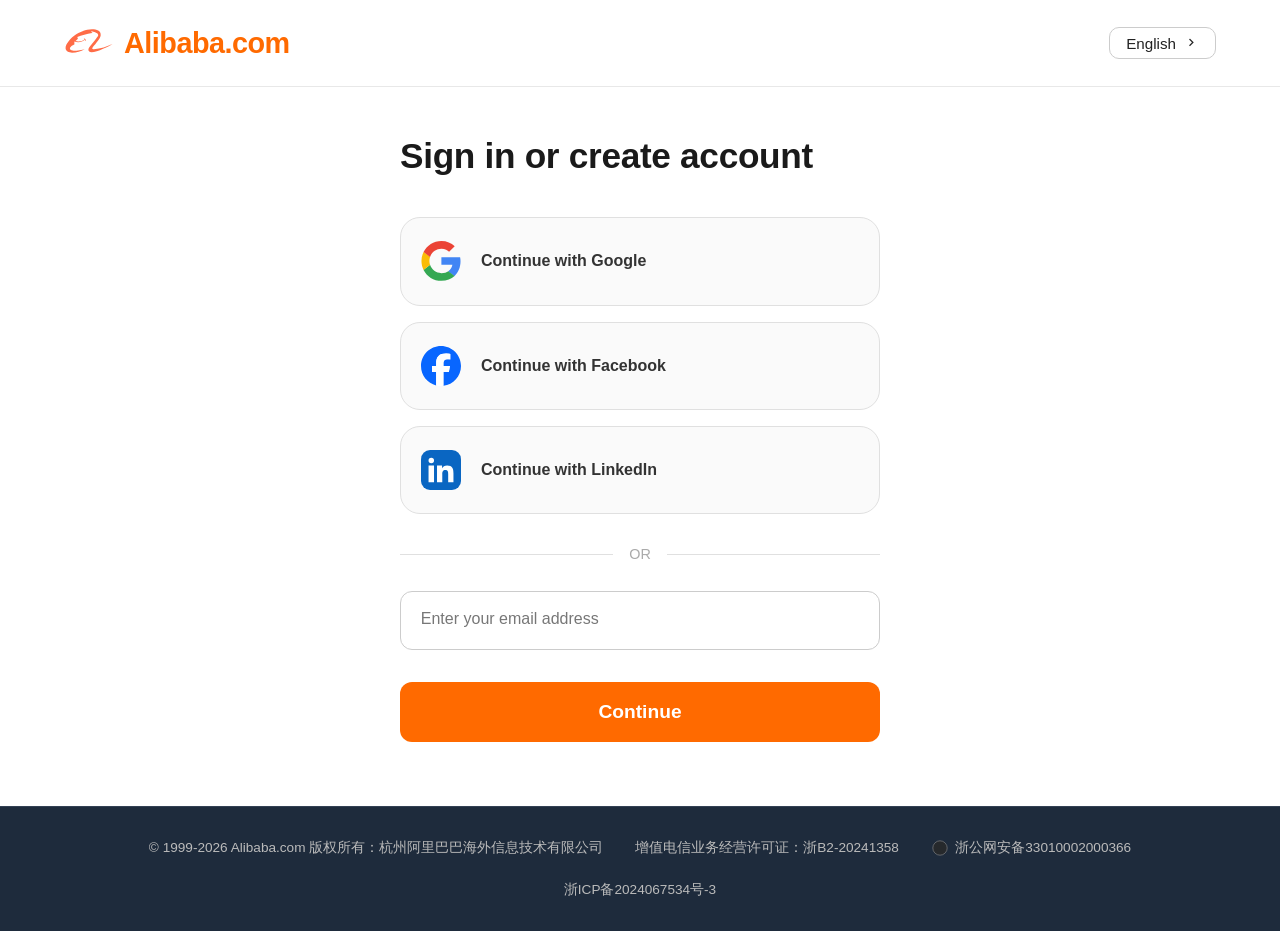
<file: html/sign in .html>
<!DOCTYPE html>
<html lang="en">

<head>
    <meta charset="UTF-8">
    <meta name="viewport" content="width=device-width, initial-scale=1.0">
    <title>Alibaba.com · Sign in or join</title>
    <link rel="stylesheet" href="https://fonts.googleapis.com/css2?family=Material+Symbols+Outlined" />
    <link rel="stylesheet" href="../CSS/sign in .css">
</head>

<body>
    <div class="app-wrapper">

        <header class="site-header" role="banner">
            <div class="logo">
                <div>
                    <svg xmlns="http://www.w3.org/2000/svg" fill="#ff6c47" width="50px" height="50px"
                        viewBox="0 0 32 32" version="1.1">
                        <title>alibaba</title>
                        <path
                            d="M18.988 21.273c-1.203 0.055-1.081-0.574-0.377-1.542 1.649-2.209 4.774-5.293 4.881-7.475 0.189-2.853-2.678-3.781-5.625-3.754-2.042 0.087-3.963 0.495-5.75 1.174l0.126-0.042c-4.242 1.38-7.731 4.094-10.058 7.639l-0.044 0.072c-2.096 3.097-1.406 6.057 3.015 6.153 2.92-0.122 5.625-0.942 7.983-2.297l-0.085 0.045c0.012 0-6.356 1.816-8.695 0.479l-0.010-0.003c-0.323-0.16-0.547-0.478-0.571-0.85l-0-0.003c-0.015-1.106 1.824-2.252 2.853-2.62v-1.916c0.724 0.289 1.563 0.457 2.442 0.457 1.657 0 3.175-0.598 4.35-1.589l-0.010 0.008c0.038 0.13 0.060 0.28 0.060 0.434 0 0.044-0.002 0.087-0.005 0.13l0-0.006h0.464c0.004-0.039 0.006-0.085 0.006-0.131 0-0.279-0.082-0.539-0.224-0.756l0.003 0.005c-0.247-0.381-0.664-0.633-1.141-0.65l-0.002-0c0.272 0.136 0.495 0.334 0.657 0.576l0.004 0.006c-1.068 0.901-2.459 1.448-3.978 1.448-0.661 0-1.298-0.104-1.895-0.295l0.044 0.012 1.512-1.5-0.42-1.092c2.766-1.061 6.047-1.965 9.434-2.558l0.328-0.047-0.932-0.78 0.486-0.3c2.512 0.71 4.155 1.231 4.065 2.563-0.059 0.289-0.146 0.544-0.261 0.784l0.009-0.020c-1.173 1.83-2.421 3.422-3.801 4.888l0.016-0.017c-0.537 0.586-1.048 1.223-1.516 1.892l-0.040 0.060c-0.376 0.492-0.625 1.099-0.687 1.761l-0.001 0.014c0.054 4.379 12.914-2.049 15.401-3.753-3.496 1.72-7.56 2.923-11.848 3.383l-0.16 0.014z" />
                    </svg>
                </div>
                <div>
                    <a href="../index.html">Alibaba.com</a>
                </div>
            </div>
            <div class="lang-selector" aria-label="Select language">
                <span>English</span>
                <span class="arrow"><span class="material-symbols-outlined">
                        keyboard_arrow_right
                    </span></span>
            </div>
        </header>


        <div class="responsive-row">
            <div class="form-side">
                <div class="signup-card">
                    <h1 class="main-title">Sign in or create account</h1>


                    <div class="third-row">

                        <div class="third-item">
                            <div class="border">
                                <div class="icon-circle icon-google">
                                    <svg xmlns="http://www.w3.org/2000/svg" width="40px" height="40px"
                                        viewBox="-3 0 262 262" preserveAspectRatio="xMidYMid">
                                        <path
                                            d="M255.878 133.451c0-10.734-.871-18.567-2.756-26.69H130.55v48.448h71.947c-1.45 12.04-9.283 30.172-26.69 42.356l-.244 1.622 38.755 30.023 2.685.268c24.659-22.774 38.875-56.282 38.875-96.027"
                                            fill="#4285F4" />
                                        <path
                                            d="M130.55 261.1c35.248 0 64.839-11.605 86.453-31.622l-41.196-31.913c-11.024 7.688-25.82 13.055-45.257 13.055-34.523 0-63.824-22.773-74.269-54.25l-1.531.13-40.298 31.187-.527 1.465C35.393 231.798 79.49 261.1 130.55 261.1"
                                            fill="#34A853" />
                                        <path
                                            d="M56.281 156.37c-2.756-8.123-4.351-16.827-4.351-25.82 0-8.994 1.595-17.697 4.206-25.82l-.073-1.73L15.26 71.312l-1.335.635C5.077 89.644 0 109.517 0 130.55s5.077 40.905 13.925 58.602l42.356-32.782"
                                            fill="#FBBC05" />
                                        <path
                                            d="M130.55 50.479c24.514 0 41.05 10.589 50.479 19.438l36.844-35.974C195.245 12.91 165.798 0 130.55 0 79.49 0 35.393 29.301 13.925 71.947l42.211 32.783c10.59-31.477 39.891-54.251 74.414-54.251"
                                            fill="#EB4335" />
                                    </svg>
                                </div>
                                <span>Continue with Google</span>
                            </div>
                        </div>


                        <div class="third-item">
                            <div class="border">
                                <div class="icon-circle icon-facebook">
                                    <svg xmlns="http://www.w3.org/2000/svg" shape-rendering="geometricPrecision"
                                        text-rendering="geometricPrecision" image-rendering="optimizeQuality"
                                        fill-rule="evenodd" clip-rule="evenodd" width="40px" height="40px"
                                        viewBox="0 0 509 509">
                                        <g fill-rule="nonzero">
                                            <path fill="#0866FF"
                                                d="M509 254.5C509 113.94 395.06 0 254.5 0S0 113.94 0 254.5C0 373.86 82.17 474 193.02 501.51V332.27h-52.48V254.5h52.48v-33.51c0-86.63 39.2-126.78 124.24-126.78 16.13 0 43.95 3.17 55.33 6.33v70.5c-6.01-.63-16.44-.95-29.4-.95-41.73 0-57.86 15.81-57.86 56.91v27.5h83.13l-14.28 77.77h-68.85v174.87C411.35 491.92 509 384.62 509 254.5z" />
                                            <path fill="#fff"
                                                d="M354.18 332.27l14.28-77.77h-83.13V227c0-41.1 16.13-56.91 57.86-56.91 12.96 0 23.39.32 29.4.95v-70.5c-11.38-3.16-39.2-6.33-55.33-6.33-85.04 0-124.24 40.16-124.24 126.78v33.51h-52.48v77.77h52.48v169.24c19.69 4.88 40.28 7.49 61.48 7.49 10.44 0 20.72-.64 30.83-1.86V332.27h68.85z" />
                                        </g>
                                    </svg>
                                </div>
                                <span>Continue with Facebook</span>
                            </div>
                        </div>


                        <div class="third-item">
                            <div class="border">
                                <div class="icon-circle icon-linkedin">
                                    <svg id="Layer_1" data-name="Layer 1" xmlns="http://www.w3.org/2000/svg"
                                        width="40px" height="40px" viewBox="0 0 122.88 122.31">
                                        <defs>
                                            <style>
                                                .cls-1 {
                                                    fill: #0a66c2;
                                                    fill-rule: evenodd;
                                                }

                                                .cls-2 {
                                                    fill: #fff;
                                                    fill-rule: evenodd;
                                                }
                                            </style>
                                        </defs>
                                        <title>linkedin-app</title>
                                        <path class="cls-1"
                                            d="M27.75,0H95.13a27.83,27.83,0,0,1,27.75,27.75V94.57a27.83,27.83,0,0,1-27.75,27.74H27.75A27.83,27.83,0,0,1,0,94.57V27.75A27.83,27.83,0,0,1,27.75,0Z" />
                                        <path class="cls-2"
                                            d="M49.19,47.41H64.72v8h.22c2.17-3.88,7.45-8,15.34-8,16.39,0,19.42,10.2,19.42,23.47V98.94H83.51V74c0-5.71-.12-13.06-8.42-13.06s-9.72,6.21-9.72,12.65v25.4H49.19V47.41ZM40,31.79a8.42,8.42,0,1,1-8.42-8.42A8.43,8.43,0,0,1,40,31.79ZM23.18,47.41H40V98.94H23.18V47.41Z" />
                                    </svg>
                                </div>
                                <span>Continue with LinkedIn</span>
                            </div>
                        </div>
                    </div>


                    <div class="divider"><span>OR</span></div>


                    <form id="signin-form" action="#" method="post">
                        <div class="input-field">
                            <input type="email" id="email" name="email" placeholder=" " required>
                            <label for="email">Enter your email address</label>
                        </div>

                        <button class="continue-btn" type="button" id="continueBtn">Continue</button>
                    </form>
                </div>
            </div>


            <div class="copyright">
                <span>© 1999-2026 Alibaba.com 版权所有：杭州阿里巴巴海外信息技术有限公司</span>
                <span>增值电信业务经营许可证：浙B2-20241358</span>
                <span class="icp">
                    <img src="data:image/svg+xml,%3Csvg xmlns='http://www.w3.org/2000/svg' viewBox='0 0 20 20' fill='%23aaa'%3E%3Ccircle cx='10' cy='10' r='8' stroke='%23999' stroke-width='1' fill='%23333' /%3E%3C/svg%3E"
                        alt="badge">
                    浙公网安备33010002000366
                </span>
                <span>浙ICP备2024067534号-3</span>
            </div>
        </div>
    </div>
</body>

</html>
</file>
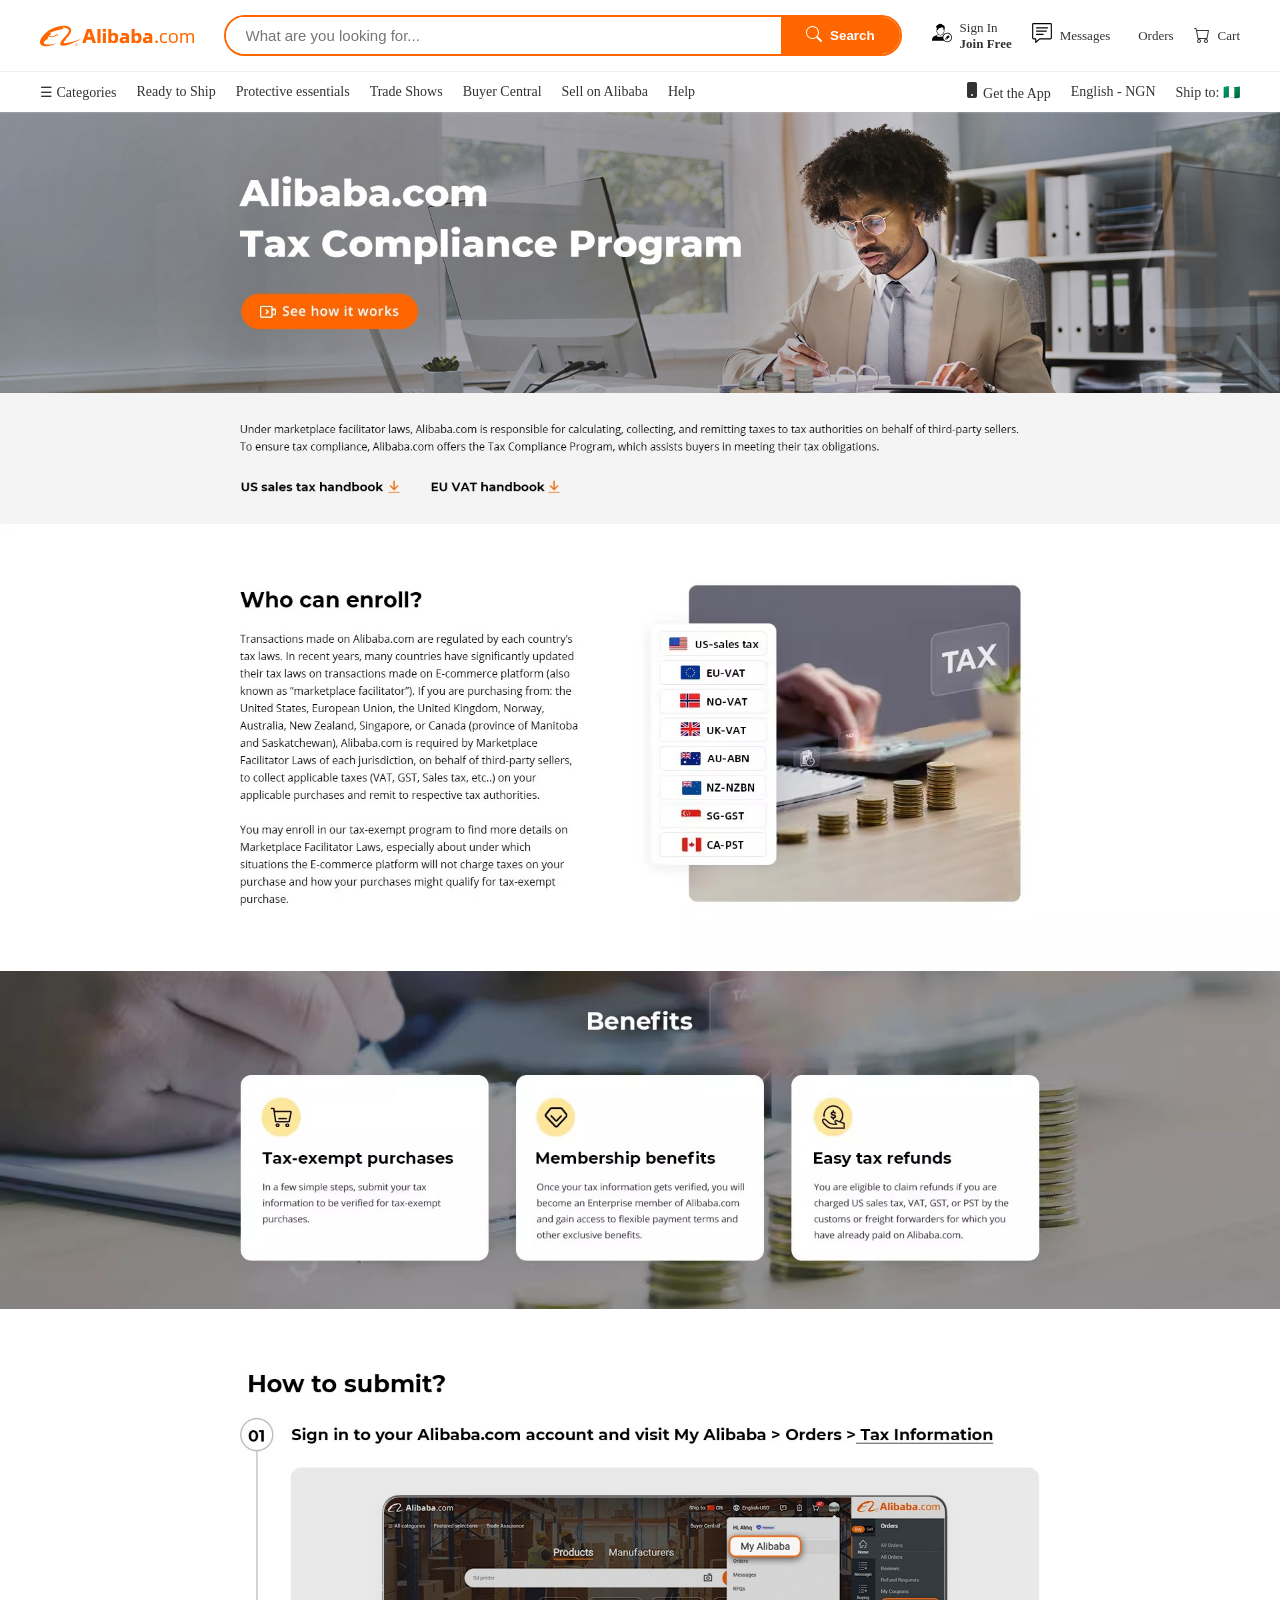
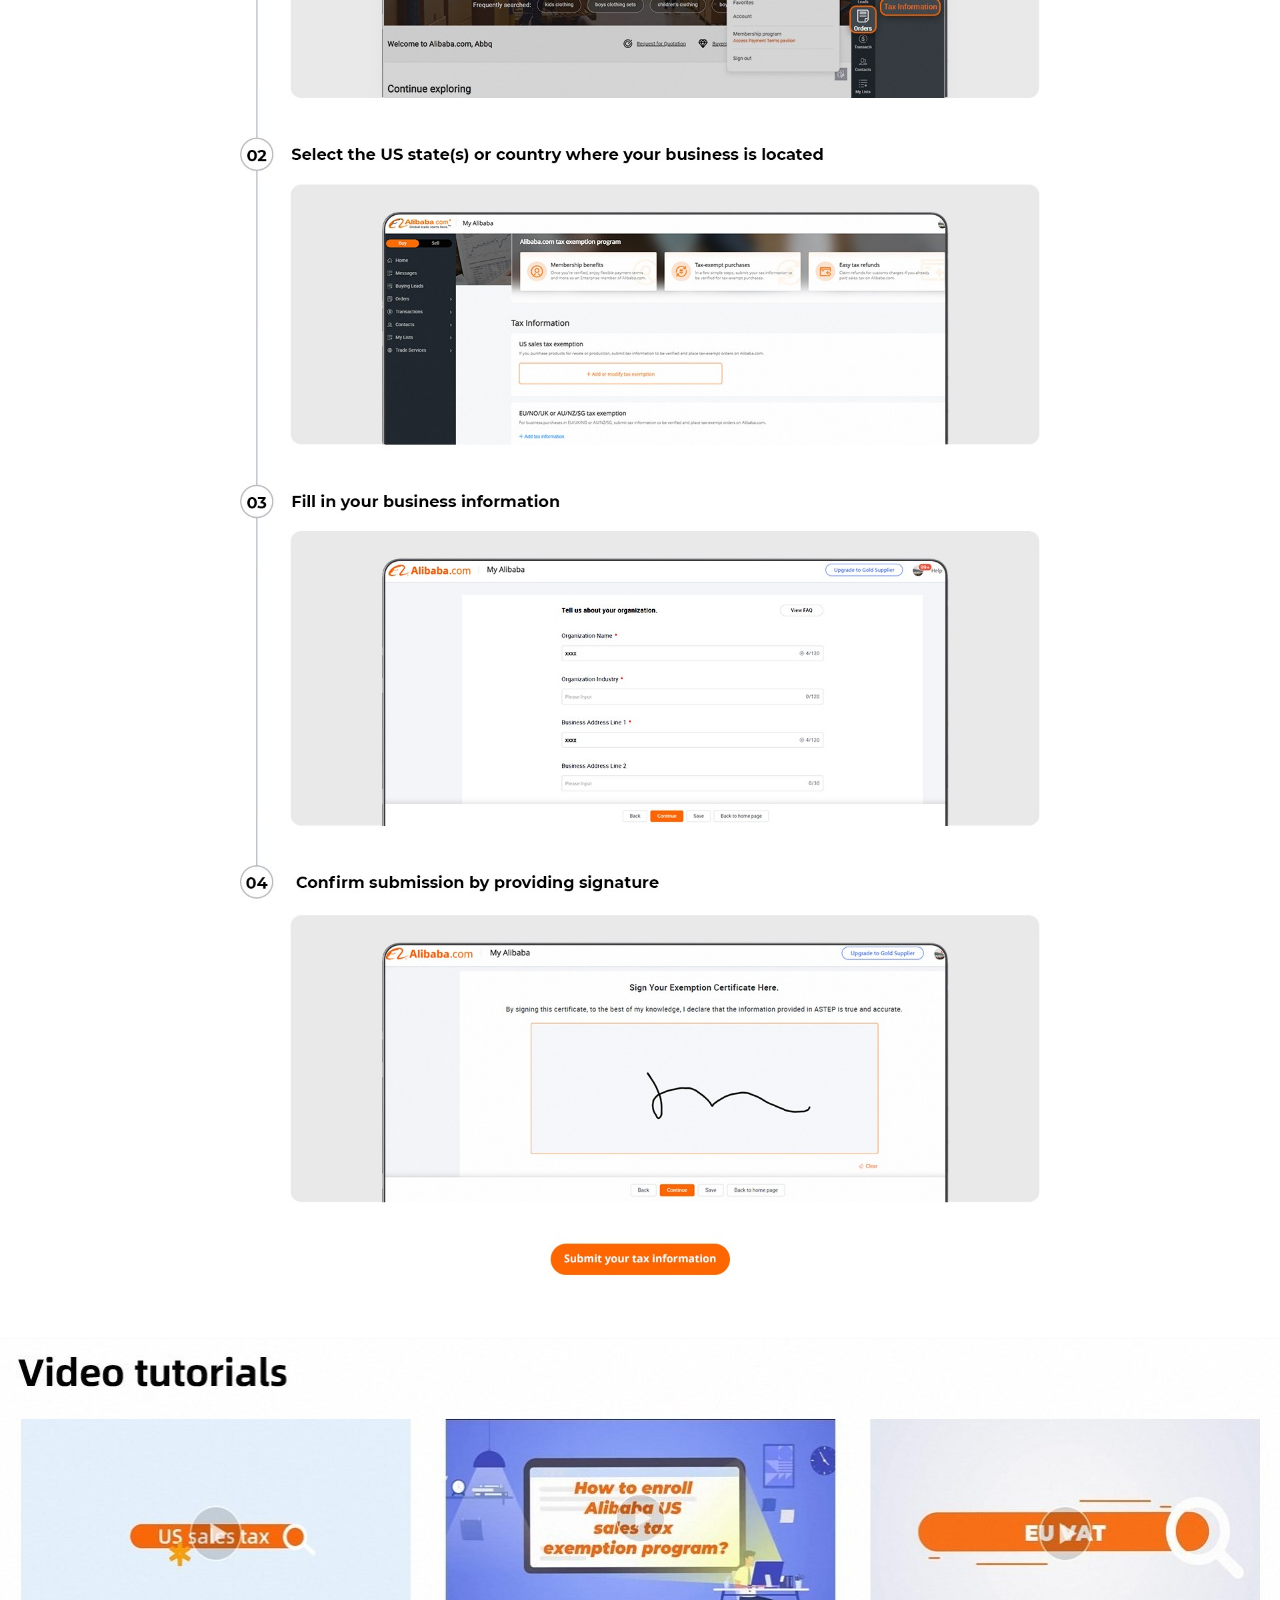
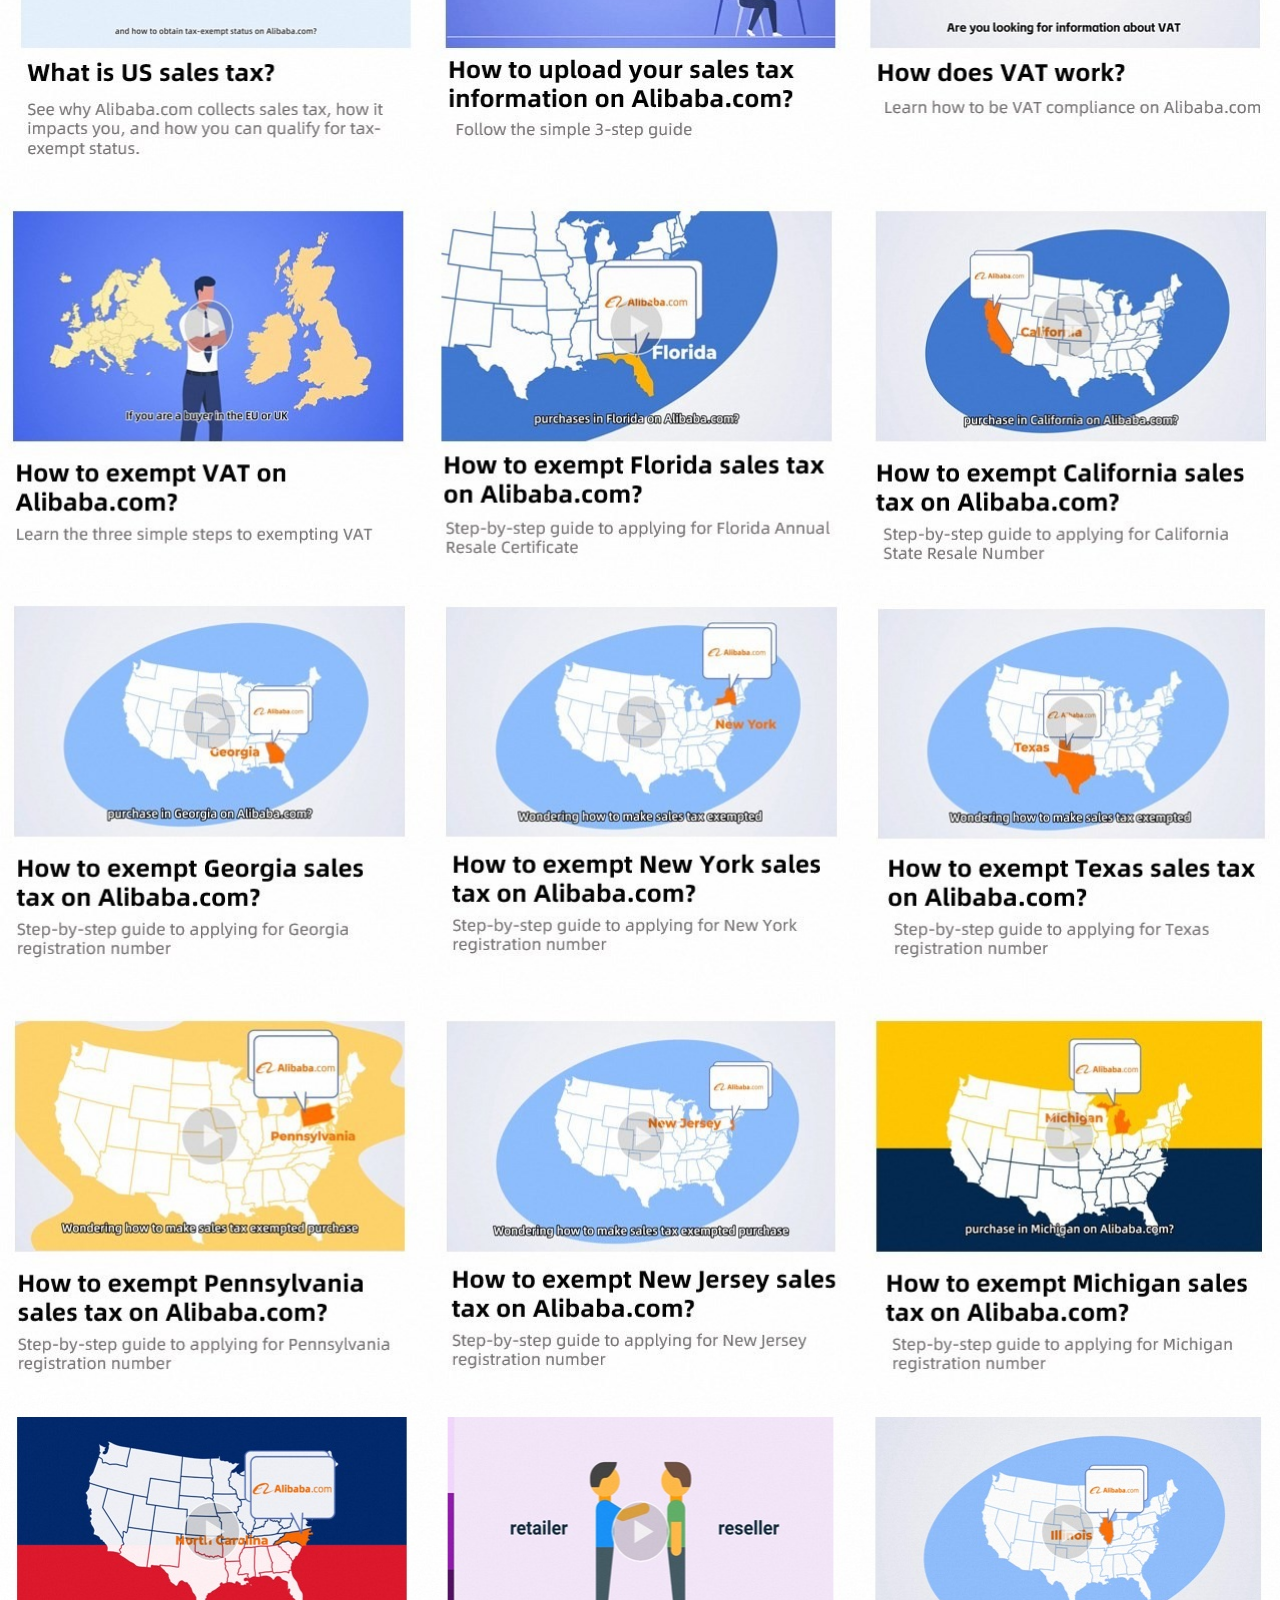
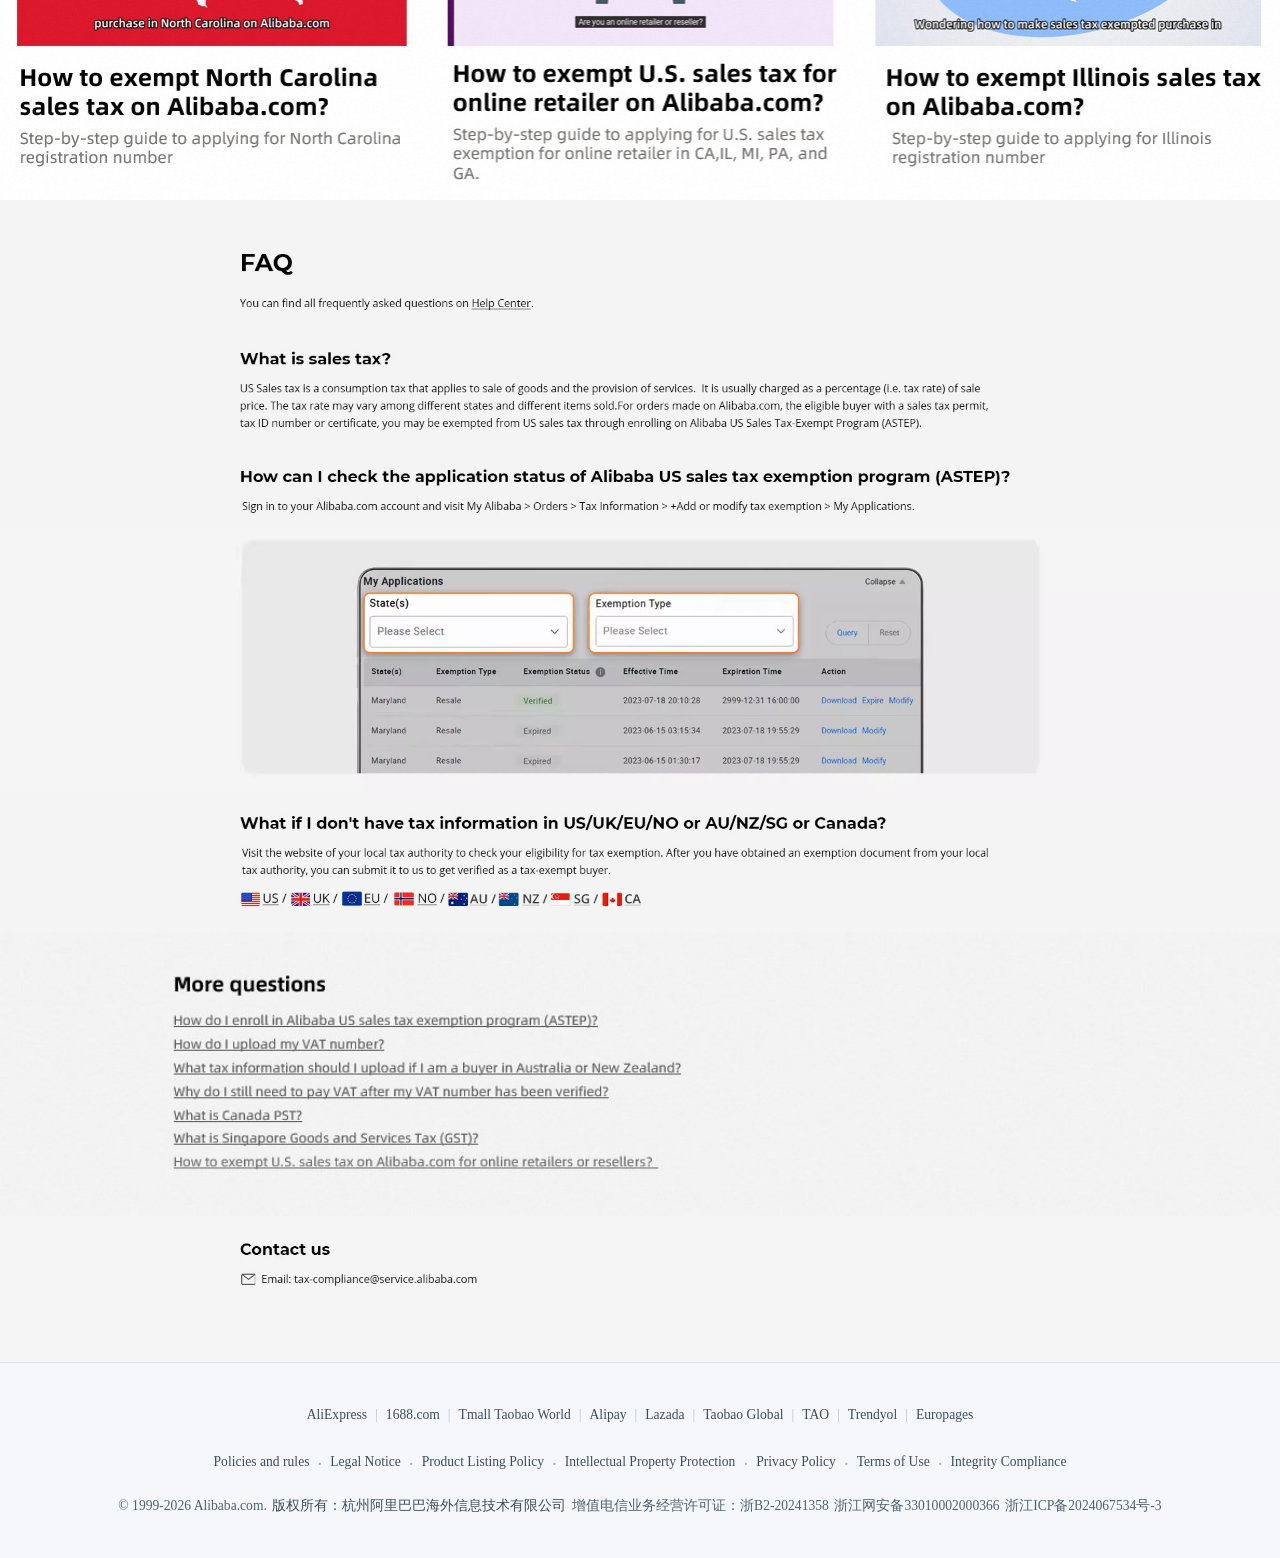
<file: html/tax.html>
<!DOCTYPE html>
<html lang="en">

<head>
    <meta charset="UTF-8">
    <meta name="viewport" content="width=device-width, initial-scale=1.0">
    <title>Alibaba.com Tax Compliance Program</title>
    <style>
        /* Removes all default browser margins and padding from the page */
        body {
            margin: 0;
            padding: 0;
            /* background-color: #000; */
            /* Optional: Sets a dark background behind the images */
            overflow-x: hidden;
            /* Prevents horizontal scrolling */
        }


        img {
            width: 100%;
            height: auto;
            display: block;
            margin: 0;
            padding: 0;
            border: none;
        }

        .header-top {
            display: flex;
            align-items: center;
            padding: 15px 40px;
            gap: 30px;
        }

        .logo img {
            height: 40px;
        }

        /* Search Bar Implementation */
        .search-container {
            flex-grow: 1;
            display: flex;
            border: 2px solid #ff6600;
            border-radius: 25px;
            overflow: hidden;
            max-width: 700px;
        }

        .search-input {
            flex-grow: 1;
            border: none;
            padding: 10px 20px;
            outline: none;
            font-size: 15px;
        }

        .search-btn {
            background-color: #ff6600;
            color: white;
            border: none;
            padding: 0 25px;
            font-weight: bold;
            cursor: pointer;
            display: flex;
            align-items: center;
            gap: 8px;
        }

        /* User Action Icons */
        .user-actions {
            display: flex;
            gap: 20px;
        }

        .action-item {
            display: flex;
            align-items: center;
            gap: 8px;
            cursor: pointer;
            font-size: 13px;
            color: #333;
        }

        .action-item .icon {
            font-size: 22px;
        }


        .header-nav {
            display: flex;
            justify-content: space-between;
            padding: 10px 40px;
            border-top: 1px solid #f0f0f0;
            font-size: 14px;
        }

        .nav-left,
        .nav-right {
            display: flex;
            gap: 20px;
            align-items: center;
        }

        .nav-item {
            cursor: pointer;
            color: #333;
            white-space: nowrap;
        }

        .nav-item:hover {
            color: #ff6600;
        }

        .ali {
            align-items: center;
            width: 12vw;
            height: 12vh;
        }

        @media(max-width: 1111px) {
            .search-container {
                display: none;
            }

            .user-actions {
                display: none;
            }

            .header-nav {
                display: none;
            }

        }

        /* ----- footer exactly as described ----- */
        .alibaba-footer {
            background-color: #f5f7fa;
            /* light, neutral background like alibaba.com */
            border-top: 1px solid #e2e6ea;
            padding: 1.8rem 1rem;
            font-size: 0.85rem;
            color: #3d4e5e;
            line-height: 1.7;
            text-align: center;
        }

        #footer-container {
            max-width: 1280px;
            margin: 0 auto;
        }

        /* all three lines use similar spacing */
        .footer-line {
            margin: 0.75rem 0;
            display: flex;
            flex-wrap: wrap;
            justify-content: center;
            align-items: baseline;
            gap: 0.3rem 0;
            /* gaps handled by separators, but we need wrap spacing */
        }

        /* first line: platforms separated by pipes */
        .platform-links {
            display: inline-flex;
            flex-wrap: wrap;
            justify-content: center;
            align-items: baseline;
            row-gap: 0.3rem;
        }

        .platform-links a,
        .policy-links a,
        .legal-links a {
            color: #3d4e5e;
            text-decoration: none;
            white-space: nowrap;
            /* keep each item in one line, but whole wraps */
            transition: color 0.1s;
        }

        .platform-links a:hover,
        .policy-links a:hover,
        .legal-links a:hover {
            color: #fc7200;
            /* alibaba orange */
            text-decoration: underline;
        }

        /* pipe separator – show after each link except the last */
        .pipe-item {
            display: inline-flex;
            align-items: baseline;
        }

        .pipe-item a {
            margin-right: 0.2rem;
        }

        .pipe-item .separator {
            margin: 0 0.4rem;
            color: #a0b0bd;
            font-weight: 300;
        }

        .pipe-item:last-child .separator {
            display: none;
        }

        
        .platform-links .link-with-pipe {
            display: inline-block;
        }

        .platform-links .link-with-pipe::after {
            content: "|";
            margin: 0 0.5rem;
            color: #b6c4d2;
            font-weight: 300;
            display: inline-block;
        }

        .platform-links .link-with-pipe:last-child::after {
            content: none;
        }

        /* second line: middle dot separators */
        .policy-links {
            display: inline-flex;
            flex-wrap: wrap;
            justify-content: center;
            align-items: baseline;
            row-gap: 0.2rem;
        }

        .policy-item {
            display: inline-block;
        }

        .policy-item::after {
            content: "·";
            margin: 0 0.5rem;
            color: #a0b0bd;
            font-size: 1.2rem;
            line-height: 1;
            display: inline-block;
            vertical-align: middle;
        }

        .policy-item:last-child::after {
            content: none;
        }

        /* third line: legal info – no separators, just spaces. 
           but we want wrap without extra punctuation */
        .legal-line {
            display: flex;
            flex-wrap: wrap;
            justify-content: center;
            align-items: baseline;
            gap: 0 0.35rem;
            /* tiny gap between segments */
            margin-top: 0.5rem;
            color: #4f6273;
        }

        .legal-line span {
            white-space: nowrap;
            /* each logical chunk stays together */
        }

        /* copyright symbol */
        .copyright {
            font-weight: 400;
        }

        /* responsive: on narrow screens, everything wraps gracefully */
        @media (max-width: 600px) {
            .alibaba-footer {
                padding: 1.5rem 0.8rem;
                font-size: 0.8rem;
            }

            .legal-line span {
                white-space: normal;
                /* allow wrap inside long chunks if needed */
            }

            .policy-item::after {
                margin: 0 0.3rem;
            }
        }

        /* subtle style for chinese text */
        .chinese-text {
            color: #3d4e5e;
        }
    </style>
</head>

<body>
    <header class="alibaba-header">
        <div class="header-top">
            <a href="../index.html">
                <div class="logo">
                    <img src="../Alibaba.com Tax Compliance Program/imgi_28_TB1hVGkvVP7gK0jSZFjXXc5aXXa-365-49.svg"
                        alt="" height="70px" class="ali">
                </div>
            </a>

            <div class="search-container">
                <input type="text" placeholder="What are you looking for..." class="search-input">
                <button class="search-btn">
                    <span class="search-icon"><svg xmlns="http://www.w3.org/2000/svg" width="16" height="16"
                            fill="currentColor" class="bi bi-search" viewBox="0 0 16 16">
                            <path
                                d="M11.742 10.344a6.5 6.5 0 1 0-1.397 1.398h-.001q.044.06.098.115l3.85 3.85a1 1 0 0 0 1.415-1.414l-3.85-3.85a1 1 0 0 0-.115-.1zM12 6.5a5.5 5.5 0 1 1-11 0 5.5 5.5 0 0 1 11 0" />
                        </svg></span> Search
                </button>
            </div>

            <div class="user-actions">
                <div class="action-item">
                    <span class="icon"><svg xmlns="http://www.w3.org/2000/svg" width="20" height="20"
                            shape-rendering="geometricPrecision" text-rendering="geometricPrecision"
                            image-rendering="optimizeQuality" fill-rule="evenodd" clip-rule="evenodd"
                            viewBox="0 0 512 475.124">
                            <path
                                d="M99.645 78.142C156.951 7.329 223.001-31.186 272.597 31.809c52.128 2.737 73.441 88.806 40.469 126.004l.264.15c3.983 2.319 6.864 5.964 8.238 11.068 1.228 4.562 1.111 10.453-.861 17.758a11.384 11.384 0 01-.554 1.596l-6.897 18.311c-1.53 4.351-2.994 7.457-6.514 10.248-.339.27-.688.516-1.048.741a15.847 15.847 0 01-4.02 2.005c-.827 10.712-3.757 19.674-8.222 27.794-4.614 8.389-10.687 15.48-17.68 22.591a41.67 41.67 0 001.278 1.632c6.643 4.208 12.595 7.499 18.008 10.3 22.009-29.192 56.973-48.067 96.349-48.067C458.01 233.94 512 287.93 512 354.532s-53.99 120.592-120.593 120.592c-33.864 0-64.462-13.964-86.367-36.442H.014c-.531-55.142 14.74-85.258 36.127-103.468 36.401-30.991 88.062-24.924 119.949-63.45a11.516 11.516 0 011.971-1.878C144.154 257.082 132 243.19 128.772 218.84a76.126 76.126 0 01-2.049-1.141l-.377-.214c-7.542-4.29-11.911-11.982-14.181-20.603-2.848-10.811-5.386-45.193 12.966-46.499-.691-27.655 1.169-64.179-25.486-72.241zm346.211 246.799l-24.02-24.021c-4.199-4.201-11.076-4.195-15.269 0l-49.113 49.115 39.289 39.29 49.114-49.117c4.199-4.199 4.198-11.067-.001-15.267zm-97.537 34.93l-11.842 50.428 50.427-11.843-38.585-38.585zm-59.743-68.357c-6.427-3.356-13.563-7.383-21.611-12.706-28.377 27.902-62.396 30.4-102.049.258-13.259 16.023-25.859 24.311-51.207 33.241 37.415 21.927 106.599 28.712 159.837 16.629a119.866 119.866 0 0115.03-37.422zm102.831-39.885c56.832 0 102.904 46.071 102.904 102.903 0 56.832-46.072 102.903-102.904 102.903-56.831 0-102.903-46.071-102.903-102.903 0-56.832 46.072-102.903 102.903-102.903zm-269.336-81.748c1.805-5.166 3.66-7.129 6.439-7.275l19.615 10.214c2.238-23.49 7.597-37.886 15.091-46.961 17.233-8.937 41.934-13.297 63.471-20.4 10.511-2.355 21.155-6.341 31.301-14.375 15.526 7.737 29.8 13.246 34.655 34.081 1.108 11.024.918 24.476-.19 41.009-.294 1.997-.619 4.05-.983 6.173.403-.305.806-.598 1.209-.879a49.289 49.289 0 009.057-4.234c6.989-1.393 11.543 3.141 7.906 16.599l-7.177 19.057c-1.716 4.866-2.867 6.621-9.013 6.3-2.708-.142-.587-1.191-3.311-2.992 2.517 29.998-10.781 44.657-28.996 62.239-28.061 27.078-58.372 25.96-87.5.049-17.057-15.17-33.501-29.262-34.256-60.47-4.427 1.356-3.751 1.597-7.399-.475-10.602-6.03-11.453-26.591-9.919-37.66z" />
                        </svg></span>
                    <div class="text"><span>Sign In</span><br><strong>Join Free</strong></div>
                </div>
                <div class="action-item">
                    <span class="icon"><svg id="Layer_1" data-name="Layer 1" xmlns="http://www.w3.org/2000/svg"
                            width="20" height="20" viewBox="0 0 121.58 122.88">
                            <title>message</title>
                            <path
                                d="M25.8,111.27,44.08,94.69a3.46,3.46,0,0,1,2.41-1h66.18a2,2,0,0,0,2-1.95V8.9a2,2,0,0,0-2-1.95H8.9A1.95,1.95,0,0,0,7,8.9V91.76a1.95,1.95,0,0,0,2,1.95H22.33a3.48,3.48,0,0,1,3.47,3.48v14.08Zm1.17-45a3.48,3.48,0,0,0,0,7H68a3.48,3.48,0,0,0,0-7Zm0-39.86a3.48,3.48,0,0,0,0,7H94.69a3.48,3.48,0,1,0,0-6.95Zm0,19.93a3.48,3.48,0,0,0,0,6.95H87.66a3.48,3.48,0,0,0,0-6.95Zm20.9,54.32-23,21.07a3.48,3.48,0,0,1-6.06-2.32V100.66H8.9A8.91,8.91,0,0,1,0,91.76V8.9A8.91,8.91,0,0,1,8.9,0H112.67a8.93,8.93,0,0,1,8.91,8.9V91.76a8.93,8.93,0,0,1-8.91,8.9Z" />
                        </svg></span>
                    <div class="text">Messages</div>
                </div>
                <div class="action-item">
                    <span class="icon"></span>
                    <div class="text">Orders</div>
                </div>
                <div class="action-item">
                    <span class="icon"><svg xmlns="http://www.w3.org/2000/svg" width="16" height="16"
                            fill="currentColor" class="bi bi-cart" viewBox="0 0 16 16">
                            <path
                                d="M0 1.5A.5.5 0 0 1 .5 1H2a.5.5 0 0 1 .485.379L2.89 3H14.5a.5.5 0 0 1 .491.592l-1.5 8A.5.5 0 0 1 13 12H4a.5.5 0 0 1-.491-.408L2.01 3.607 1.61 2H.5a.5.5 0 0 1-.5-.5M3.102 4l1.313 7h8.17l1.313-7zM5 12a2 2 0 1 0 0 4 2 2 0 0 0 0-4m7 0a2 2 0 1 0 0 4 2 2 0 0 0 0-4m-7 1a1 1 0 1 1 0 2 1 1 0 0 1 0-2m7 0a1 1 0 1 1 0 2 1 1 0 0 1 0-2" />
                        </svg></span>
                    <div class="text">Cart</div>
                </div>
            </div>
        </div>

        <nav class="header-nav">
            <div class="nav-left">
                <div class="nav-item">☰ Categories </div>
                <div class="nav-item">Ready to Ship</div>
                <div class="nav-item">Protective essentials</div>
                <div class="nav-item">Trade Shows</div>
                <div class="nav-item">Buyer Central </div>
                <div class="nav-item">Sell on Alibaba </div>
                <div class="nav-item">Help </div>
            </div>
            <div class="nav-right">
                <div class="nav-item"><svg xmlns="http://www.w3.org/2000/svg" width="16" height="16" fill="currentColor"
                        class="bi bi-phone-fill" viewBox="0 0 16 16">
                        <path
                            d="M3 2a2 2 0 0 1 2-2h6a2 2 0 0 1 2 2v12a2 2 0 0 1-2 2H5a2 2 0 0 1-2-2zm6 11a1 1 0 1 0-2 0 1 1 0 0 0 2 0" />
                    </svg> Get the App</div>
                <div class="nav-item">English - NGN </div>
                <div class="nav-item">Ship to: 🇳🇬 </div>
            </div>
        </nav>
    </header>
    <!-- Image Map Generated by http://www.image-map.net/ -->
    <img src="../Alibaba.com Tax Compliance Program/imgi_36_img_1691473425955_14.jpg" usemap="#image-map">

    <map name="image-map">
        <area target="-blank" alt="like" title="like"
            href="https://tbexpand.alicdn.com/102b87fae57bc4a3/84c625182b71bef9/20230705_eb72b530526d080e_417729189859_mp4_264_hd_taobao.mp4?auth_key=1773051163-0-0-af1efb413ae24bd246b41301b102546d&amp;biz=publish-42f3bea0c089d9a8&amp;t=0b5681be17730484630152535e0f86&amp;t=0b5681be17730484630152535e0f86&amp;b=publish&amp;p=cloudvideo_http_video_extranet_publish&amp;i=417729189859"
            coords="374,278,617,324" shape="rect">
    </map>
    <img src="../Alibaba.com Tax Compliance Program/imgi_5_img_1691048960319_91.jpg" alt="">
    <img src="../Alibaba.com Tax Compliance Program/imgi_6_O1CN01j56yoI1IH8FiI8ExQ_!!6000000000867-0-tps-1920-670.jpg"
        alt="">
    <img src="../Alibaba.com Tax Compliance Program/imgi_7_O1CN013jYdIx1i5O6eOhk2n_!!6000000004361-0-tps-1920-507.jpg"
        alt="">
    <img src="../Alibaba.com Tax Compliance Program/imgi_8_img_1691049230232_89.jpg" alt="">
    <img src="../Alibaba.com Tax Compliance Program/imgi_9_img_1691049230232_89.jpg" alt="">
    <img src="../Alibaba.com Tax Compliance Program/imgi_10_img_1691049230232_89.jpg" alt="">
    <img src="../Alibaba.com Tax Compliance Program/imgi_11_img_1691473176705_82.jpg" alt="">
    <img src="../Alibaba.com Tax Compliance Program/imgi_12_img_1699509096149_56.jpg" alt="">
    <img src="../Alibaba.com Tax Compliance Program/imgi_13_img_1701324406628_74.jpg" alt="">
    <img src="../Alibaba.com Tax Compliance Program/imgi_14_img_1701324688540_80.jpg" alt="">
    <img src="../Alibaba.com Tax Compliance Program/imgi_15_img_1703059723842_28.jpg" alt="">
    <img src="../Alibaba.com Tax Compliance Program/imgi_16_img_1732255433395_26.png" alt="">
    <img src="../Alibaba.com Tax Compliance Program/imgi_17_img_1691053382961_31.jpg" alt="">
    <img src="../Alibaba.com Tax Compliance Program/imgi_18_O1CN013GE2ba1y2fbqEPP6E_!!6000000006521-0-tps-1920-396.jpg"
        alt="">
    <img src="../Alibaba.com Tax Compliance Program/imgi_19_img_1691049964848_26.jpg" alt="">
    <img src="../Alibaba.com Tax Compliance Program/imgi_20_img_1701679089199_60.jpg" alt="">
    <img src="../Alibaba.com Tax Compliance Program/imgi_21_O1CN01Ftf03S1RPgBeK0gfU_!!6000000002104-0-tps-1920-218.jpg"
        alt="">

    <div class="alibaba-footer">
        <div id="footer-container">

            <!-- LINE 1: AliExpress | 1688.com | Tmall Taobao World | ... (exact list) -->
            <div class="platform-links footer-line">
                <span class="link-with-pipe"><a href="#">AliExpress</a></span>
                <span class="link-with-pipe"><a href="#">1688.com</a></span>
                <span class="link-with-pipe"><a href="#">Tmall Taobao World</a></span>
                <span class="link-with-pipe"><a href="#">Alipay</a></span>
                <span class="link-with-pipe"><a href="#">Lazada</a></span>
                <span class="link-with-pipe"><a href="#">Taobao Global</a></span>
                <span class="link-with-pipe"><a href="#">TAO</a></span>
                <span class="link-with-pipe"><a href="#">Trendyol</a></span>
                <span class="link-with-pipe"><a href="#">Europages</a></span>
            </div>

            <!-- LINE 2: Policies and rules · Legal Notice · Product Listing Policy · ... -->
            <div class="policy-links footer-line">
                <span class="policy-item"><a href="#">Policies and rules</a></span>
                <span class="policy-item"><a href="#">Legal Notice</a></span>
                <span class="policy-item"><a href="#">Product Listing Policy</a></span>
                <span class="policy-item"><a href="#">Intellectual Property Protection</a></span>
                <span class="policy-item"><a href="#">Privacy Policy</a></span>
                <span class="policy-item"><a href="#">Terms of Use</a></span>
                <span class="policy-item"><a href="#">Integrity Compliance</a></span>
            </div>

            <!-- LINE 3: © 1999-2026 Alibaba.com. 版权所有：杭州阿里巴巴海外信息技术有限公司 增值电信业务经营许可证：浙B2-20241358 浙江网安备33010002000366 浙江ICP备2024067534号-3 -->
            <div class="legal-line footer-line">
                <!-- copyright part -->
                <span class="copyright">© 1999-2026 Alibaba.com.</span>
                <span class="chinese-text">版权所有：杭州阿里巴巴海外信息技术有限公司</span>
                <span class="license">增值电信业务经营许可证：浙B2-20241358</span>
                <span class="beian">浙江网安备33010002000366</span>
                <span class="icp">浙江ICP备2024067534号-3</span>
            </div>

            <!-- optional note: exactly as described, no extra elements -->
        </div>
    </div>
    </footer>
</body>

</html>
</file>
<file: CSS/sign in .css>
* {
            margin: 0;
            padding: 0;
            box-sizing: border-box;
            font-family: -apple-system, BlinkMacSystemFont, 'Segoe UI', Roboto, Helvetica, Arial, sans-serif;
        }

        body {
            background-color: #f5f7fa;
            min-height: 100vh;
            display: flex;
            flex-direction: column;
        }

        .app-wrapper {
            display: flex;
            flex-direction: column;
            min-height: 100vh;
        }

        
        .site-header {
            display: flex;
            align-items: center;
            gap: 2%;
            padding: 1rem 4rem;
            background-color: #ffffff;
            border-bottom: 1px solid #e8e8e8;
        }

        .logo {
            display: flex;
            align-items: center;
            gap: 10px;
        }

        .logo svg {
            width: 50px;
            height: 50px;
            transition: fill 0.2s;
        }

        .logo svg:hover {
            fill: #e05d00b9;
        }

        .logo a {
            font-size: 1.8rem;
            font-weight: 900;
            color: #ff6a00;
            text-decoration: none;
            letter-spacing: -0.5px;
        }

        .logo a:hover {
            color: #e05e00;
        }

        .lang-selector {
            display: flex;
            align-items: center;
            gap: 0.5rem;
            border: 1px solid #ccc;
            border-radius: 10px;
            padding: 0.4rem 1rem;
            cursor: default;
            background-color: white;
            margin-left: auto;
        }

        .lang-selector span {
            font-size: 0.95rem;
            color: #222;
        }

        .lang-selector .arrow {
            display: flex;
            align-items: center;
            font-size: 1.2rem;
            color: #666;
        }

        .material-symbols-outlined {
            font-variation-settings: 'FILL' 0, 'wght' 400, 'GRAD' 0, 'opsz' 24;
        }

       
        .responsive-row {
            flex: 1;
            display: block; 
        }

        .form-side {
            display: block; 
            padding: 3rem 2rem;
            background-color: white;
        }

        .signup-card {
            max-width: 480px;
            width: 100%;
            margin: 0 auto; 
        }

        .main-title {
            font-size: 2.2rem;
            font-weight: 600;
            color: #1a1a1a;
            margin-bottom: 2.5rem;
            line-height: 1.2;
            letter-spacing: -0.3px;
            text-align: left;
        }

        
        .third-row {
            display: flex;
            flex-direction: column; 
            gap: 1rem;
            margin-bottom: 2rem;
            width: 100%;
        }

        .third-item {
            width: 100%; 
        }

        .border {
            border: 1px solid #e0e0e0;
            border-radius: 20px;
            padding: 1.2rem 1rem;
            display: flex;
            align-items: center;
            gap: 1rem;
            background-color: #fafafa;
            transition: all 0.2s ease;
            cursor: pointer;
        }

        .border:hover {
            transform: translateY(-2px);
            box-shadow: 0 4px 12px rgba(255, 106, 0, 0);
        }

        .icon-circle {
            width: 48px;
            height: 48px;
            display: flex;
            align-items: center;
            justify-content: center;
            flex-shrink: 0;
        }

        .icon-circle svg {
            width: 40px;
            height: 40px;
            display: block;
        }

        .border span {
            font-size: 1rem;
            font-weight: 600;
            color: #333;
            text-align: left;
            line-height: 1.4;
        }

        
        .divider {
            display: flex;
            align-items: center;
            color: #aaa;
            font-size: 0.9rem;
            margin: 1.8rem 0;
        }

        .divider::before,
        .divider::after {
            content: "";
            flex: 1;
            height: 1px;
            background: #e0e0e0;
        }

        .divider span {
            padding: 0 1rem;
        }

       
        .input-field {
            position: relative;
            margin-bottom: 2rem;
        }

        .input-field input {
            width: 100%;
            padding: 1.2rem 1.2rem;
            font-size: 1rem;
            border: 1.5px solid #ccc;
            border-radius: 12px;
            outline: none;
            transition: border 0.2s, box-shadow 0.2s;
            background: white;
        }

        .input-field input:focus {
            border-color: #ff6a00;
            box-shadow: 0 0 0 3px rgba(255, 106, 0, 0.1);
        }

        .input-field label {
            position: absolute;
            left: 1rem;
            top: 1.2rem;
            background: white;
            padding: 0 0.3rem;
            color: #777;
            transition: 0.2s;
            pointer-events: none;
            font-size: 1rem;
        }

        .input-field input:focus + label,
        .input-field input:not(:placeholder-shown) + label {
            top: -0.6rem;
            left: 0.8rem;
            font-size: 0.85rem;
            color: #ff6a00;
            font-weight: 500;
            background: white;
        }

        .input-field input::placeholder {
            color: transparent;
        }

       
        .continue-btn {
            background-color: #ff6a00;
            color: white;
            border: none;
            border-radius: 12px;
            padding: 1.2rem;
            font-size: 1.2rem;
            font-weight: 600;
            width: 100%;
            cursor: pointer;
            transition: background 0.2s, transform 0.1s;
            margin-bottom: 1rem;
            display: block;
        }

        .continue-btn:hover {
            background-color: #e05e00;
            transform: scale(1.01);
        }

        
        .copyright {
            margin-top: auto;
            background-color: #1e2b3c;
            color: #bbb;
            padding: 2rem 4rem;
            font-size: 0.85rem;
            display: flex;
            flex-wrap: wrap;
            gap: 1.5rem 2rem;
            align-items: center;
            justify-content: center;
            border-top: 1px solid #334154;
        }

        .copyright span {
            display: inline-flex;
            align-items: center;
            gap: 0.4rem;
            white-space: nowrap;
        }

        .icp {
            display: flex;
            align-items: center;
            gap: 0.3rem;
        }

        .icp img {
            width: 18px;
            height: 18px;
            filter: brightness(0.8);
            opacity: 0.8;
        }

       
        @media (max-width: 800px) {
            .site-header {
                padding: 1rem 2rem;
            }
            
            .copyright {
                padding: 2rem;
                gap: 1rem;
                flex-direction: column;
                text-align: center;
            }
            
            .copyright span {
                white-space: normal;
            }
        }

        @media (max-width: 600px) {
            .site-header {
                padding: 1rem;
            }
            
            .logo a {
                font-size: 1.4rem;
            }
            
            .logo svg {
                width: 40px;
                height: 40px;
            }
            
            .lang-selector {
                padding: 0.3rem 0.8rem;
            }
            
            .lang-selector span {
                font-size: 0.85rem;
            }
            
            .form-side {
                padding: 2rem 1rem;
            }
            
            .main-title {
                font-size: 1.8rem;
                margin-bottom: 2rem;
            }
            
            .border {
                padding: 1rem;
            }
            
            .icon-circle svg {
                width: 36px;
                height: 36px;
            }
            
            .border span {
                font-size: 0.9rem;
            }
        }
</file>
